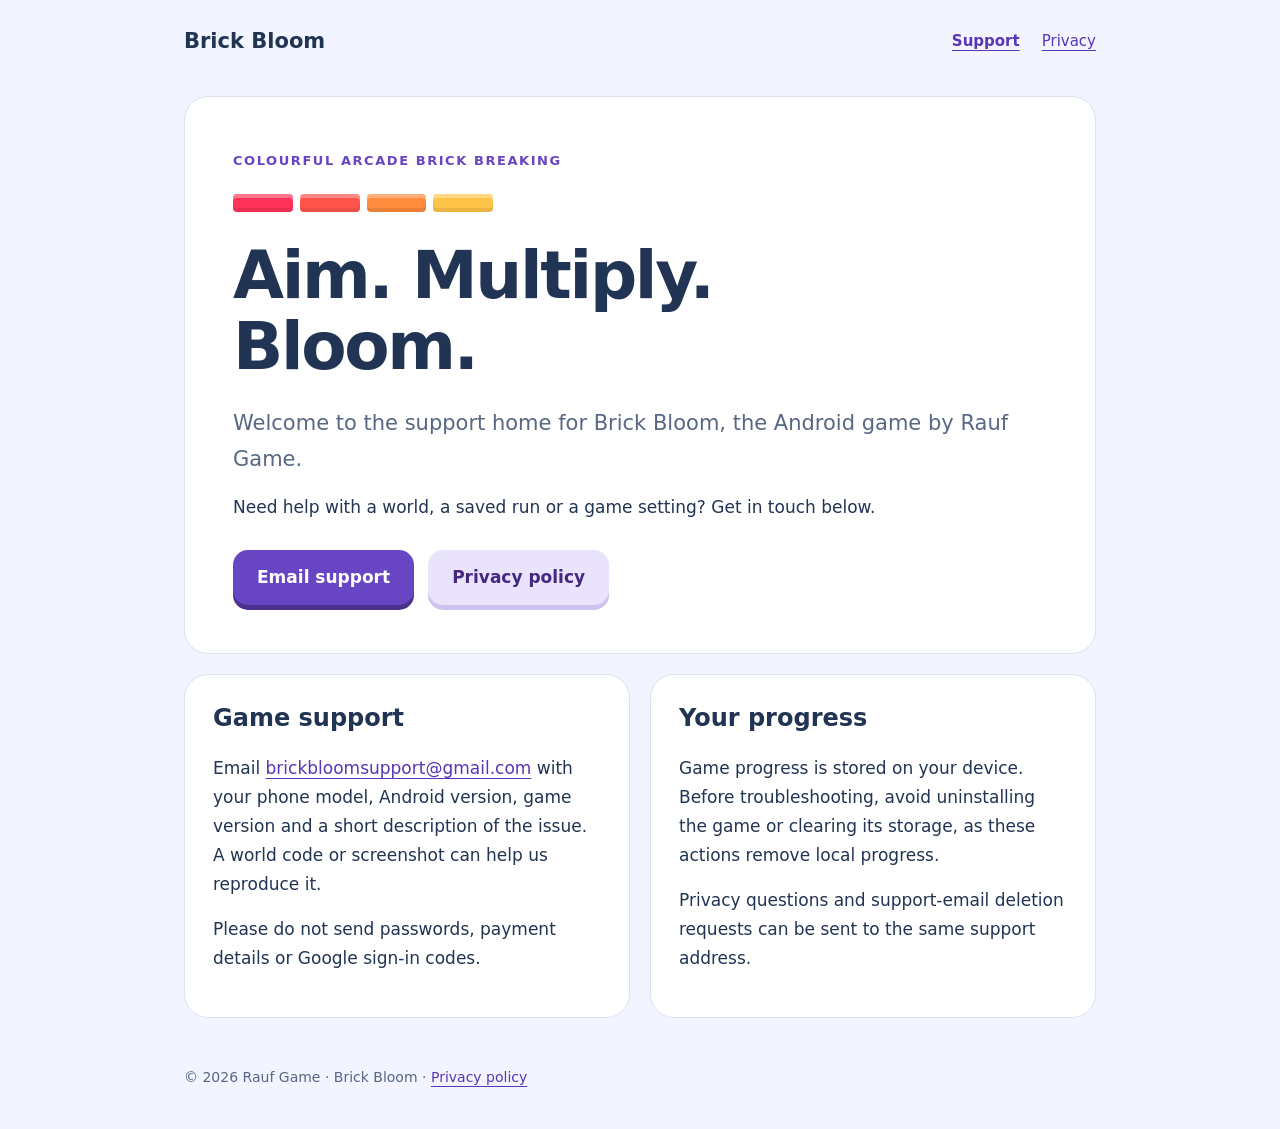
<file: index.html>
<!doctype html>
<html lang="en"><head><meta charset="utf-8"><meta name="viewport" content="width=device-width,initial-scale=1"><meta name="description" content="Brick Bloom support and privacy information. A colourful Android brick-breaking game by Rauf Game."><meta name="theme-color" content="#6845c2"><title>Brick Bloom — Support & Privacy</title><link rel="stylesheet" href="style.css"></head>
<body><a class="skip" href="#main">Skip to content</a><header><a class="brand" href="index.html">Brick Bloom</a><nav aria-label="Main navigation"><a href="index.html" aria-current="page">Support</a><a href="privacy.html">Privacy</a></nav></header>
<main id="main"><section class="hero"><span class="eyebrow">Colourful arcade brick breaking</span><div class="bricks" aria-hidden="true"><i></i><i></i><i></i><i></i></div><h1>Aim. Multiply.<br>Bloom.</h1><p class="lead">Welcome to the support home for Brick Bloom, the Android game by Rauf Game.</p><p>Need help with a world, a saved run or a game setting? Get in touch below.</p><div class="actions"><a class="button" href="mailto:brickbloomsupport@gmail.com">Email support</a><a class="button secondary" href="privacy.html">Privacy policy</a></div></section>
<div class="grid"><section class="card"><h2>Game support</h2><p>Email <a href="mailto:brickbloomsupport@gmail.com">brickbloomsupport@gmail.com</a> with your phone model, Android version, game version and a short description of the issue. A world code or screenshot can help us reproduce it.</p><p>Please do not send passwords, payment details or Google sign-in codes.</p></section><section class="card"><h2>Your progress</h2><p>Game progress is stored on your device. Before troubleshooting, avoid uninstalling the game or clearing its storage, as these actions remove local progress.</p><p>Privacy questions and support-email deletion requests can be sent to the same support address.</p></section></div></main><footer>© 2026 Rauf Game · Brick Bloom · <a href="privacy.html">Privacy policy</a></footer></body></html>
</file>
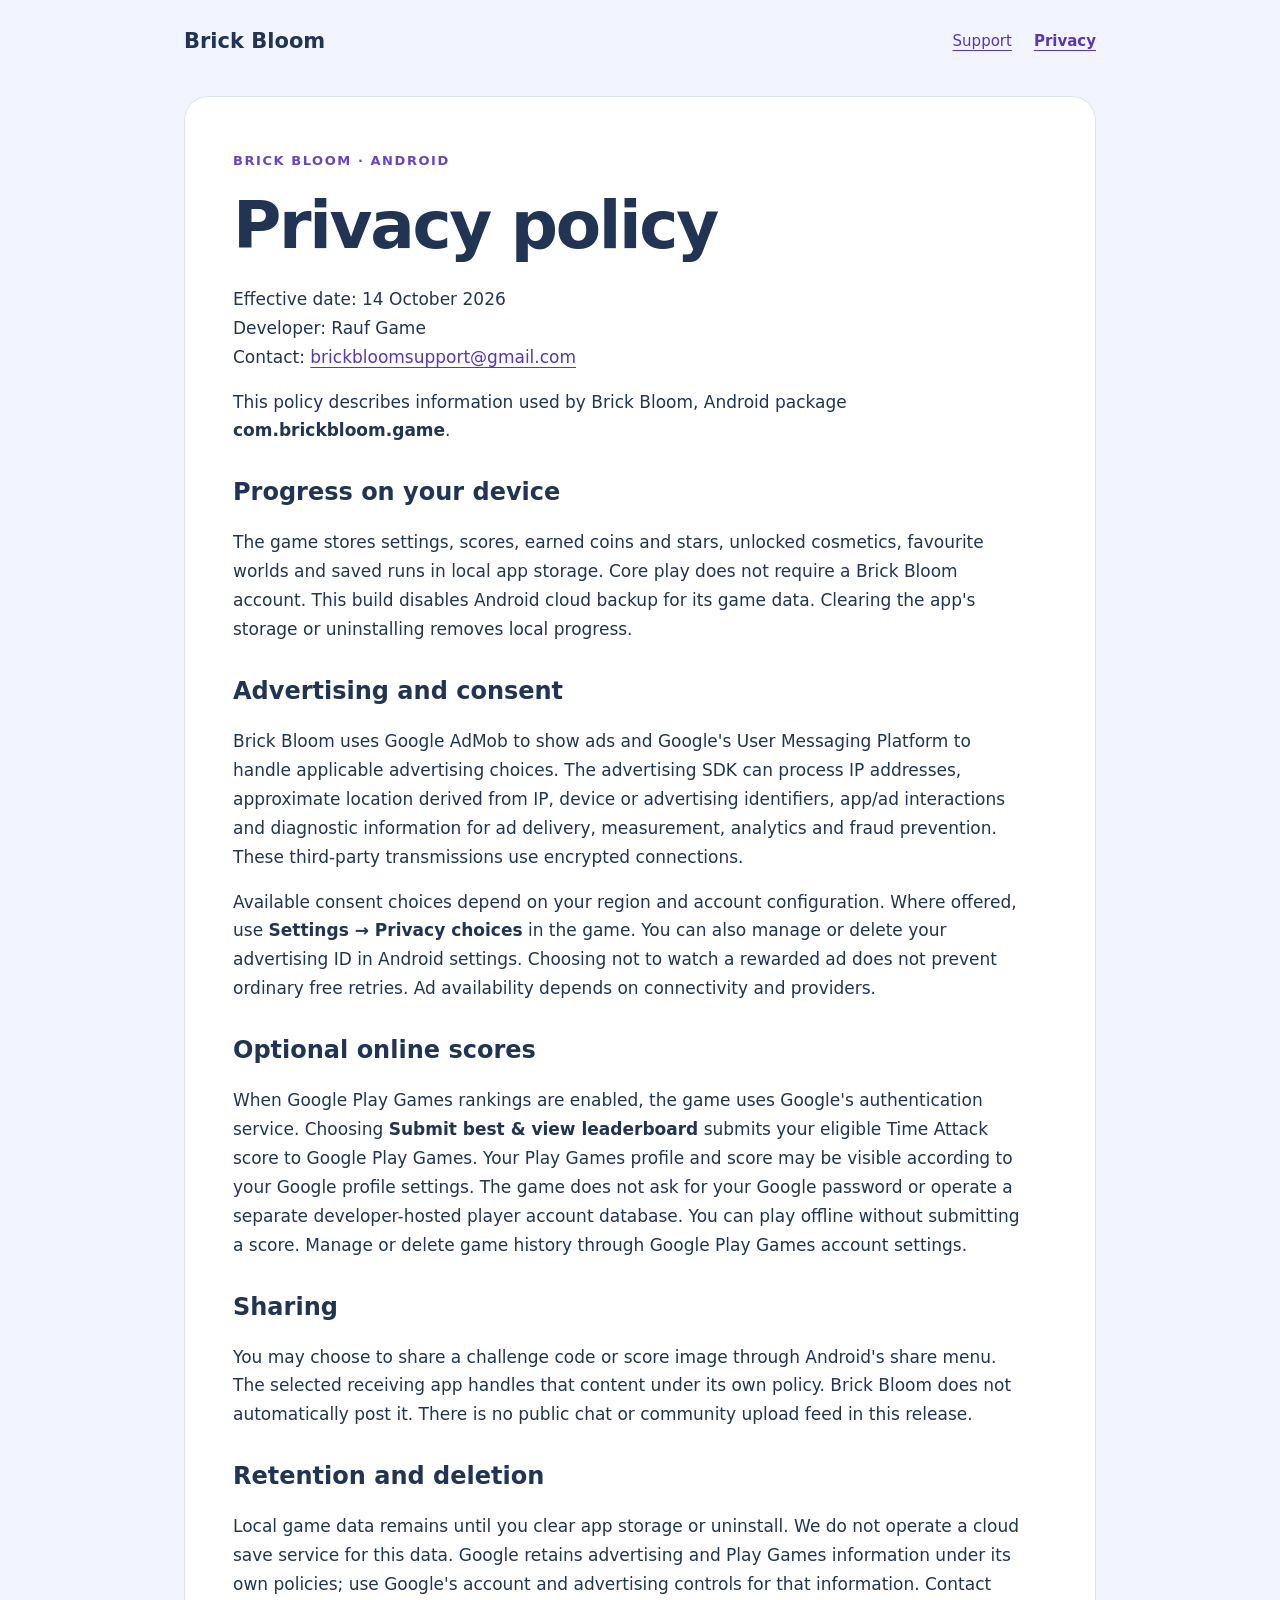
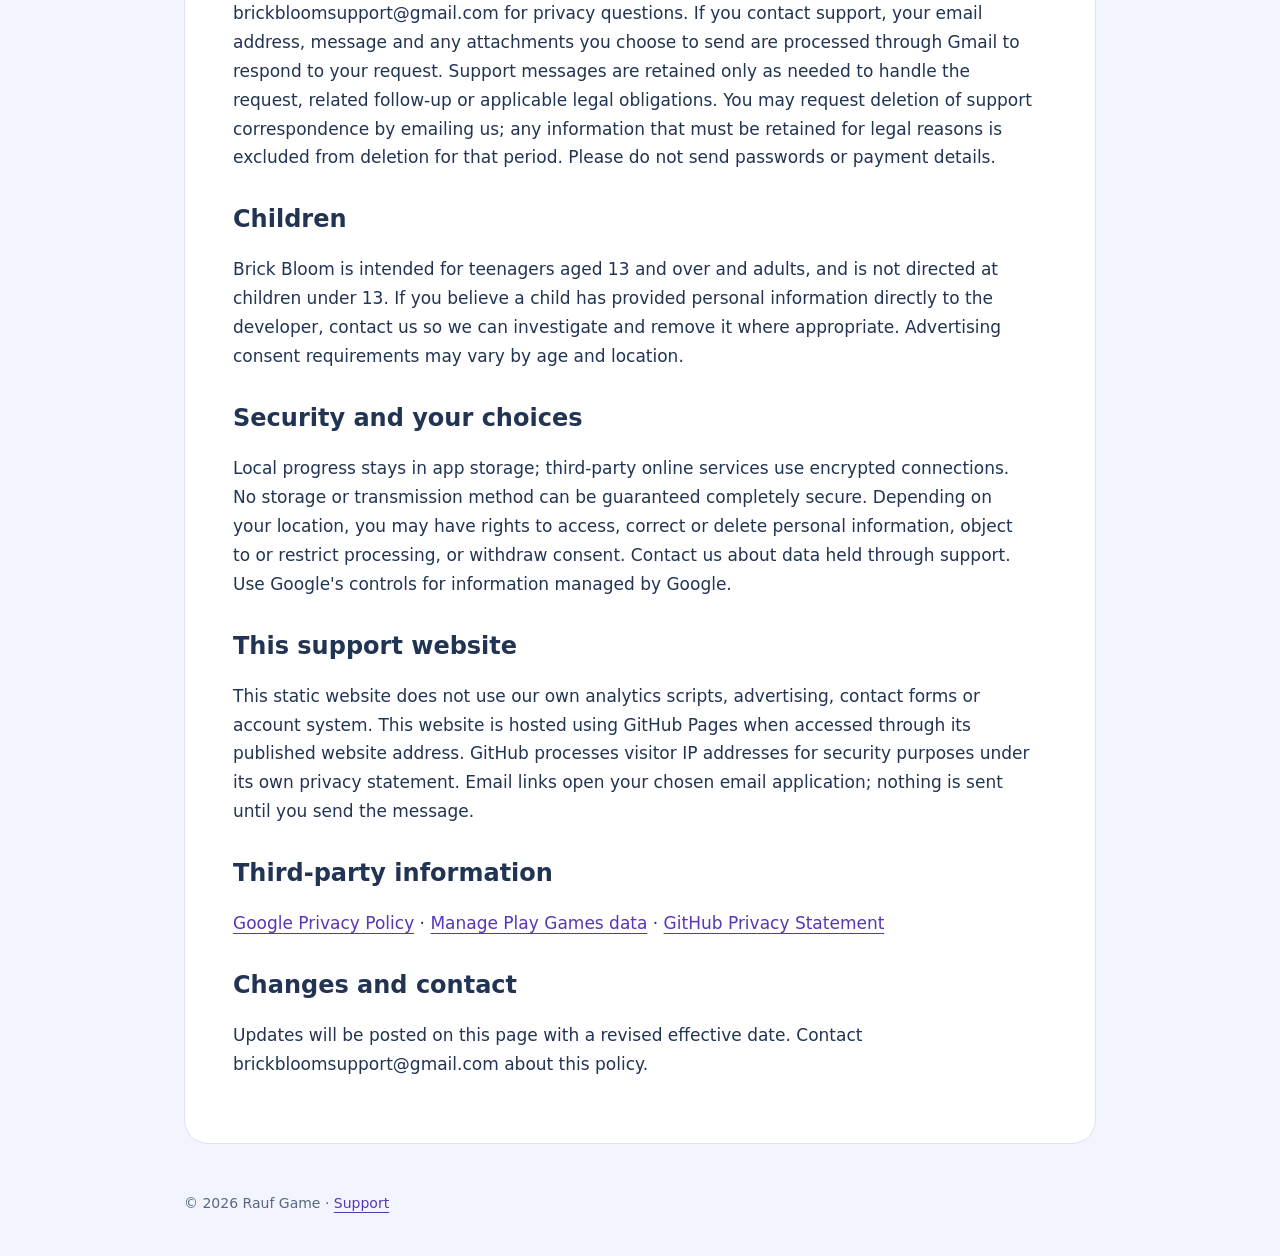
<file: privacy.html>
<!doctype html><html lang="en"><head><meta charset="utf-8"><meta name="viewport" content="width=device-width,initial-scale=1"><meta name="description" content="Brick Bloom privacy policy: local game progress, Google AdMob, optional Play Games rankings and support contact."><title>Privacy Policy — Brick Bloom</title><link rel="stylesheet" href="style.css"></head><body><a class="skip" href="#main">Skip to content</a><header><a class="brand" href="index.html">Brick Bloom</a><nav aria-label="Main navigation"><a href="index.html">Support</a><a href="privacy.html" aria-current="page">Privacy</a></nav></header><main id="main"><article><span class="eyebrow">Brick Bloom · Android</span><h1>Privacy policy</h1><p>Effective date: 14 October 2026<br>Developer: Rauf Game<br>Contact: <a href="mailto:brickbloomsupport@gmail.com">brickbloomsupport@gmail.com</a></p><p>This policy describes information used by Brick Bloom, Android package <strong>com.brickbloom.game</strong>.</p><h2>Progress on your device</h2><p>The game stores settings, scores, earned coins and stars, unlocked cosmetics, favourite worlds and saved runs in local app storage. Core play does not require a Brick Bloom account. This build disables Android cloud backup for its game data. Clearing the app's storage or uninstalling removes local progress.</p><h2>Advertising and consent</h2><p>Brick Bloom uses Google AdMob to show ads and Google's User Messaging Platform to handle applicable advertising choices. The advertising SDK can process IP addresses, approximate location derived from IP, device or advertising identifiers, app/ad interactions and diagnostic information for ad delivery, measurement, analytics and fraud prevention. These third-party transmissions use encrypted connections.</p><p>Available consent choices depend on your region and account configuration. Where offered, use <strong>Settings → Privacy choices</strong> in the game. You can also manage or delete your advertising ID in Android settings. Choosing not to watch a rewarded ad does not prevent ordinary free retries. Ad availability depends on connectivity and providers.</p><h2>Optional online scores</h2><p>When Google Play Games rankings are enabled, the game uses Google's authentication service. Choosing <strong>Submit best &amp; view leaderboard</strong> submits your eligible Time Attack score to Google Play Games. Your Play Games profile and score may be visible according to your Google profile settings. The game does not ask for your Google password or operate a separate developer-hosted player account database. You can play offline without submitting a score. Manage or delete game history through Google Play Games account settings.</p><h2>Sharing</h2><p>You may choose to share a challenge code or score image through Android's share menu. The selected receiving app handles that content under its own policy. Brick Bloom does not automatically post it. There is no public chat or community upload feed in this release.</p><h2>Retention and deletion</h2><p>Local game data remains until you clear app storage or uninstall. We do not operate a cloud save service for this data. Google retains advertising and Play Games information under its own policies; use Google's account and advertising controls for that information. Contact brickbloomsupport@gmail.com for privacy questions. If you contact support, your email address, message and any attachments you choose to send are processed through Gmail to respond to your request. Support messages are retained only as needed to handle the request, related follow-up or applicable legal obligations. You may request deletion of support correspondence by emailing us; any information that must be retained for legal reasons is excluded from deletion for that period. Please do not send passwords or payment details.</p><h2>Children</h2><p>Brick Bloom is intended for teenagers aged 13 and over and adults, and is not directed at children under 13. If you believe a child has provided personal information directly to the developer, contact us so we can investigate and remove it where appropriate. Advertising consent requirements may vary by age and location.</p><h2>Security and your choices</h2><p>Local progress stays in app storage; third-party online services use encrypted connections. No storage or transmission method can be guaranteed completely secure. Depending on your location, you may have rights to access, correct or delete personal information, object to or restrict processing, or withdraw consent. Contact us about data held through support. Use Google's controls for information managed by Google.</p><h2>This support website</h2><p>This static website does not use our own analytics scripts, advertising, contact forms or account system. This website is hosted using GitHub Pages when accessed through its published website address. GitHub processes visitor IP addresses for security purposes under its own privacy statement. Email links open your chosen email application; nothing is sent until you send the message.</p><h2>Third-party information</h2><p><a href="https://policies.google.com/privacy">Google Privacy Policy</a> · <a href="https://support.google.com/googleplay/answer/9130646">Manage Play Games data</a> · <a href="https://docs.github.com/en/site-policy/privacy-policies/github-general-privacy-statement">GitHub Privacy Statement</a></p><h2>Changes and contact</h2><p>Updates will be posted on this page with a revised effective date. Contact brickbloomsupport@gmail.com about this policy.</p></article></main><footer>© 2026 Rauf Game · <a href="index.html">Support</a></footer></body></html>
</file>
<file: style.css>
:root{color-scheme:light;--ink:#223453;--muted:#586783;--purple:#6845c2;--line:#dce2f0}*{box-sizing:border-box}body{margin:0;background:#f2f5ff;color:var(--ink);font:17px/1.7 system-ui,-apple-system,BlinkMacSystemFont,"Segoe UI",sans-serif}a{color:#5836b5;text-underline-offset:4px}a:hover{color:#a32455}a:focus-visible{outline:3px solid #f9ab45;outline-offset:5px}header,main,footer{max-width:960px;margin:auto;padding:24px}header{display:flex;align-items:center;justify-content:space-between;gap:18px}.brand{font-size:21px;font-weight:850;text-decoration:none;color:var(--ink)}nav{display:flex;gap:22px;font-size:15px}nav a[aria-current]{font-weight:750}main{padding-top:12px}article,.hero,.card{background:#fff;border:1px solid var(--line);border-radius:24px;padding:clamp(24px,5vw,48px)}.eyebrow{color:var(--purple);font-size:13px;font-weight:800;letter-spacing:.12em;text-transform:uppercase}h1{font-size:clamp(38px,7vw,66px);line-height:1.08;letter-spacing:-.035em;margin:16px 0 24px}h2{font-size:24px;line-height:1.3;margin-top:32px}p,li{max-width:74ch}p{margin:16px 0}.lead{font-size:21px;color:var(--muted)}.meta{color:var(--muted);font-size:15px}.actions{display:flex;flex-wrap:wrap;gap:14px;margin-top:28px}.button{display:inline-block;padding:13px 24px;border-radius:15px;background:var(--purple);color:#fff;font-weight:750;text-decoration:none;box-shadow:0 5px 0 #49318c}.button:hover{background:#5235a2;color:#fff}.button.secondary{background:#e9e3fb;color:#442882;box-shadow:0 5px 0 #cfc2ef}.grid{display:grid;grid-template-columns:1fr 1fr;gap:20px;margin-top:20px}.card{padding:28px}.card h2{margin-top:0}.bricks{display:flex;gap:7px;max-width:260px;margin:20px 0 28px}.bricks i{height:18px;flex:1;background:#ff3359;border-radius:4px;box-shadow:inset 0 4px #ffffff50,inset 0 -4px #00000015}.bricks i:nth-child(2){background:#ff544b}.bricks i:nth-child(3){background:#ff8b3d}.bricks i:nth-child(4){background:#ffc348}footer{font-size:14px;color:var(--muted);padding-bottom:40px}code{font-size:.9em;overflow-wrap:anywhere}a[href^="mailto:"]{overflow-wrap:anywhere}.skip{position:absolute;left:12px;top:-100px;background:#fff;padding:8px}.skip:focus{top:12px}@media(max-width:600px){header{align-items:flex-start;flex-direction:column;gap:8px}header,main,footer{padding-left:16px;padding-right:16px}.grid{grid-template-columns:1fr}h1{font-size:40px}article h1{font-size:36px}}
</file>
